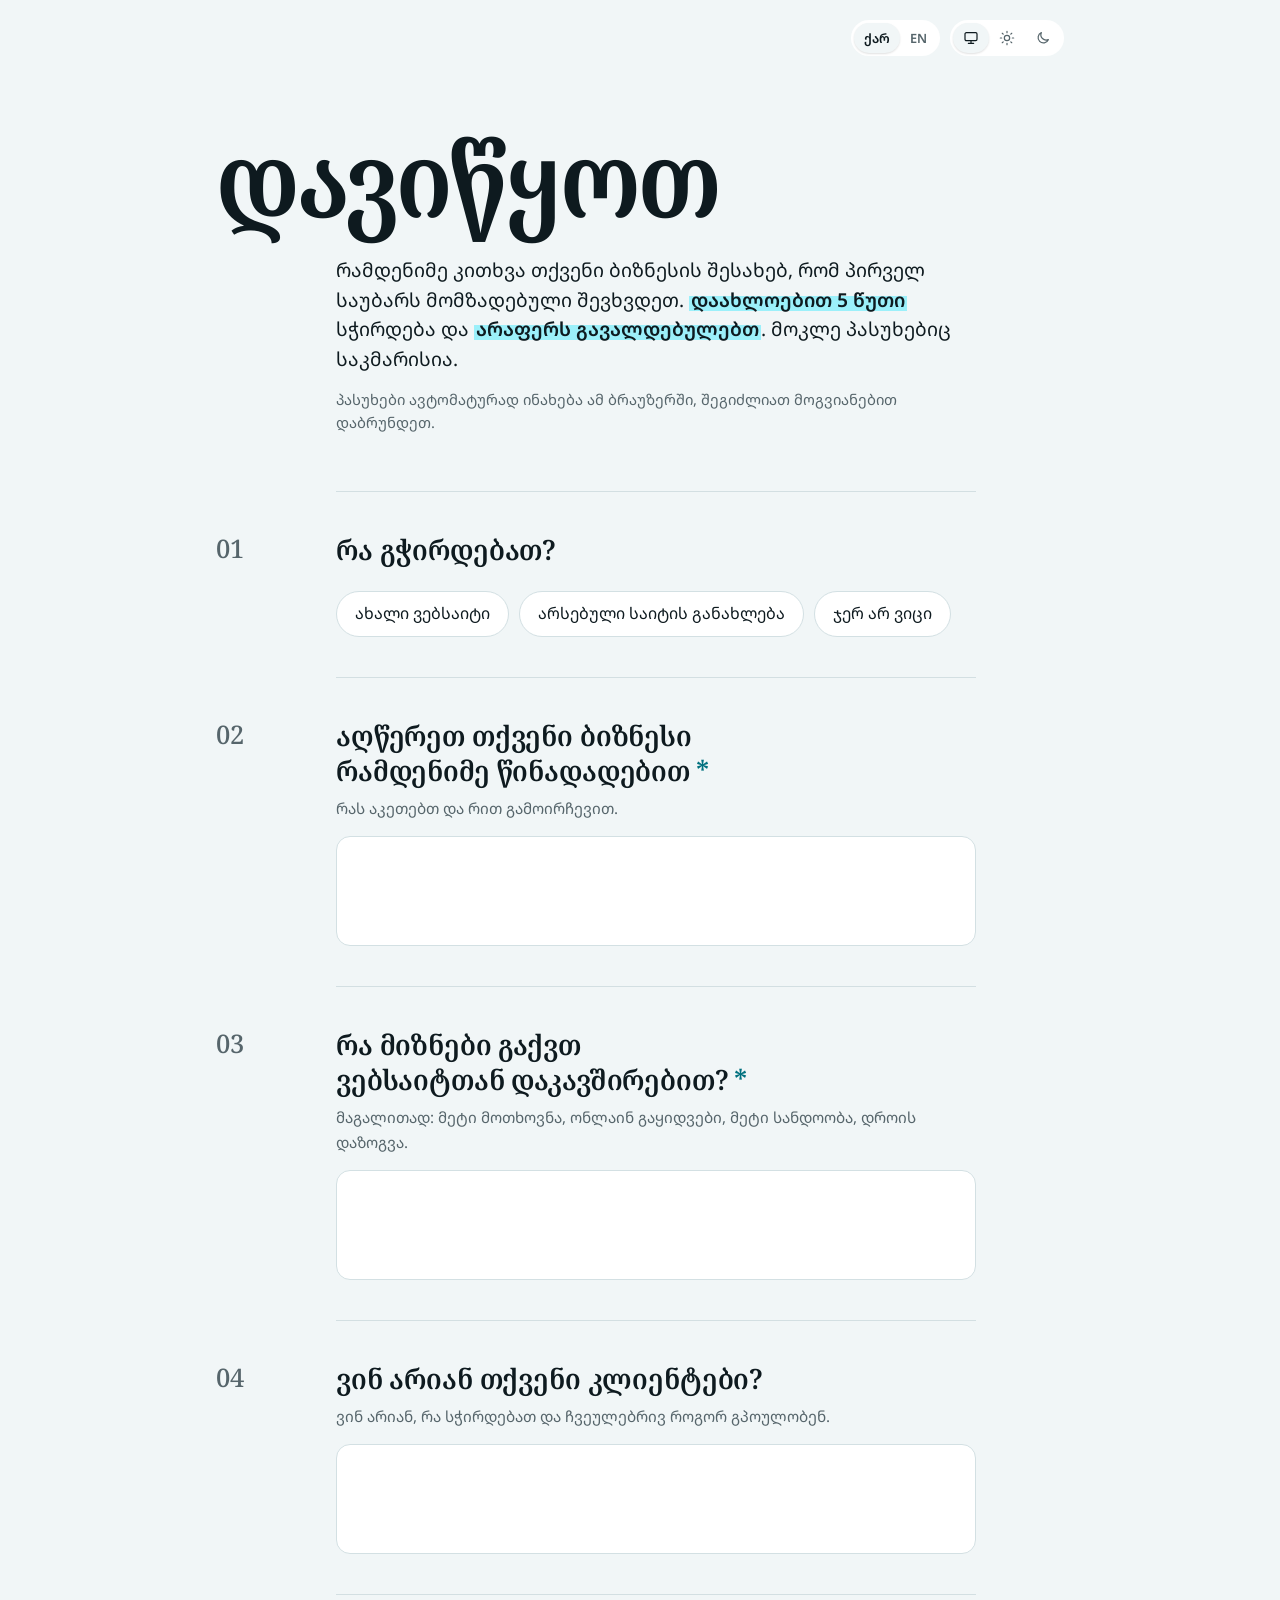
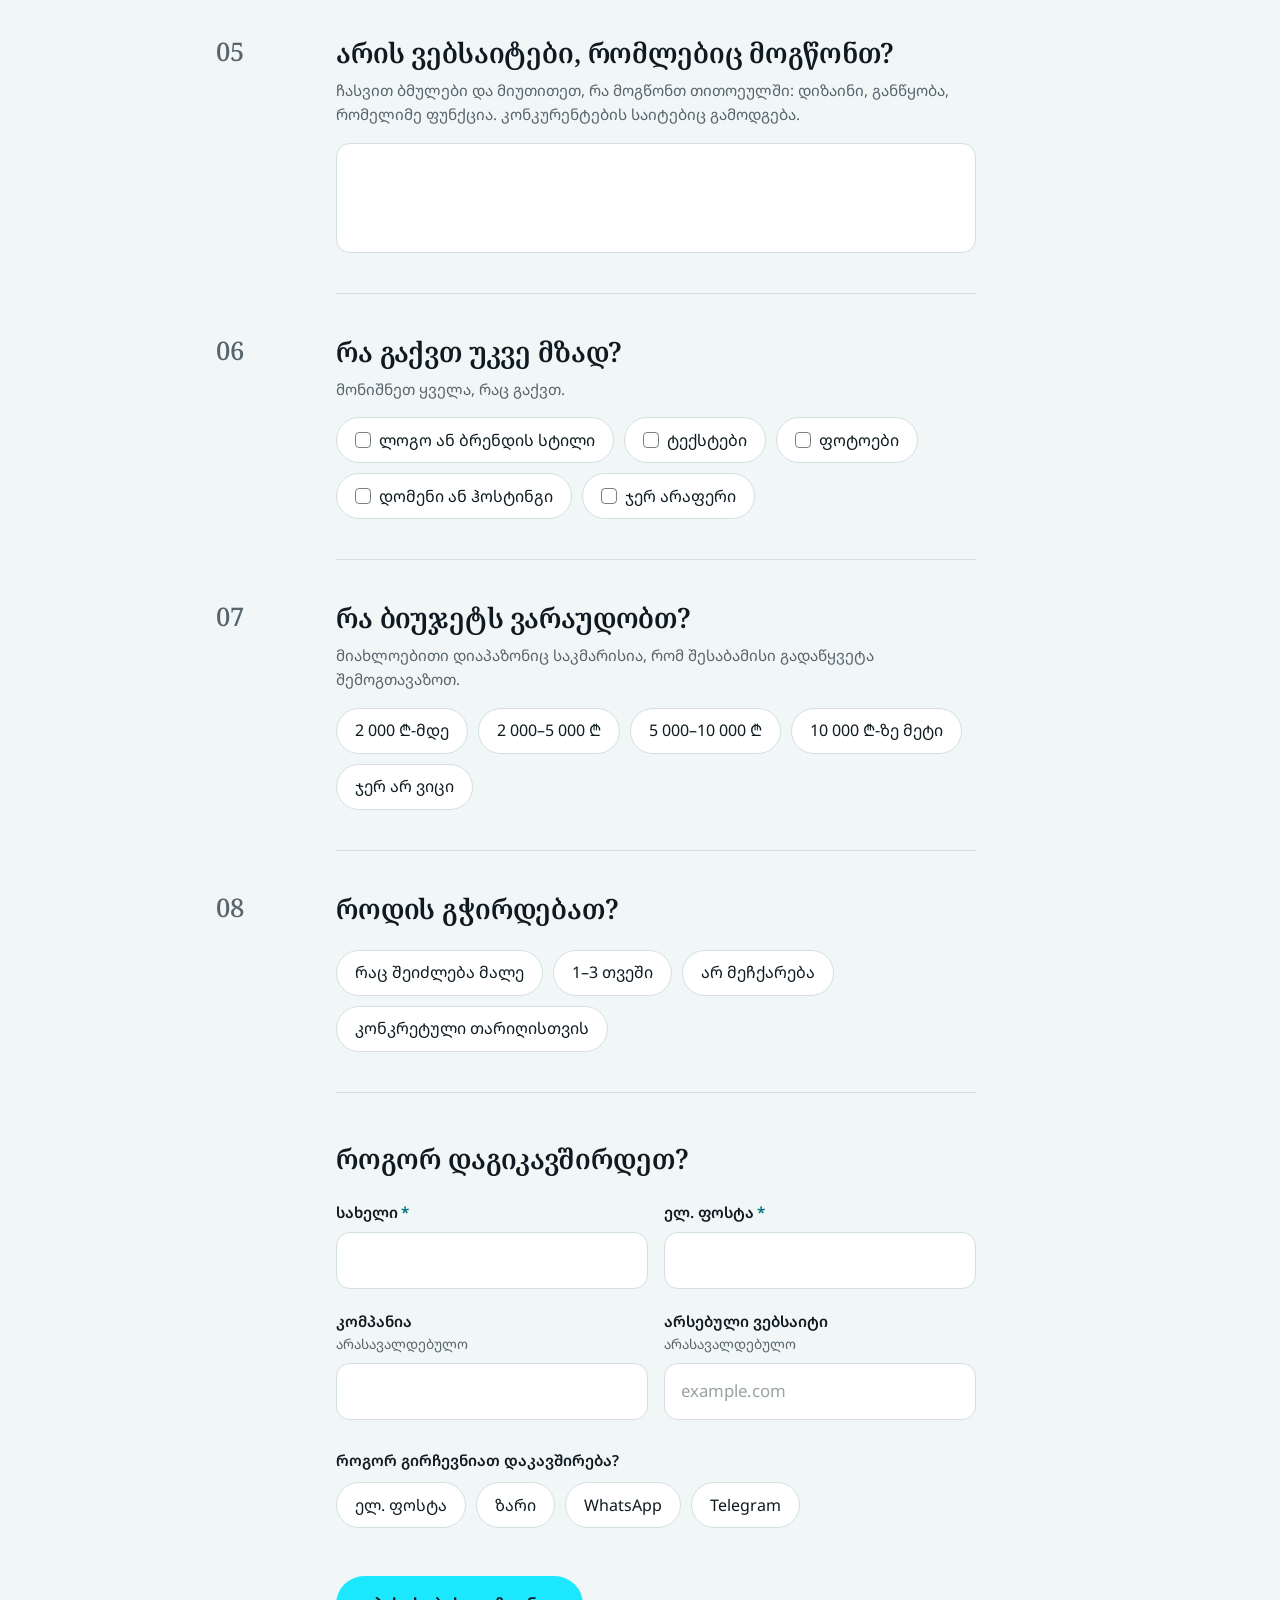
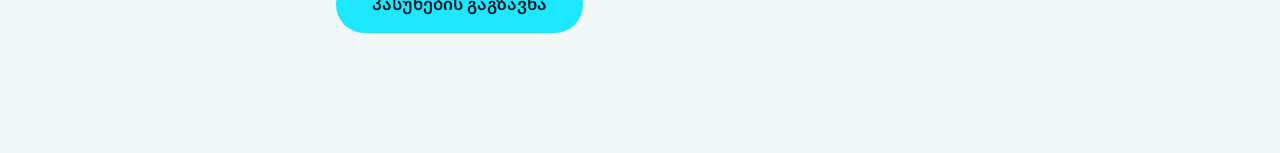
<file: index.html>
<!doctype html>
<html lang="ka">
<head>
  <meta charset="utf-8">
  <meta name="viewport" content="width=device-width, initial-scale=1, viewport-fit=cover">
  <meta name="theme-color" content="#f1f6f7" media="(prefers-color-scheme: light)">
  <meta name="theme-color" content="#141618" media="(prefers-color-scheme: dark)">
  <title>დავიწყოთ</title>
  <meta name="description" content="რამდენიმე კითხვა თქვენი ბიზნესის შესახებ / A few questions about your business.">
  <!-- Before first paint: pick language (?lang=en, then saved choice, else Georgian)
       and theme (saved choice, else follow the system) -->
  <script>
    (function () {
      var root = document.documentElement, lang, theme;
      lang = new URLSearchParams(location.search).get('lang');
      try {
        if (lang !== 'ka' && lang !== 'en') lang = localStorage.getItem('first-contact-lang');
        theme = localStorage.getItem('first-contact-theme');
      } catch (e) {}
      if (lang === 'en') root.lang = 'en';
      if (theme === 'light' || theme === 'dark') root.setAttribute('data-theme', theme);
    })();
  </script>
  <link rel="preconnect" href="https://fonts.googleapis.com">
  <link rel="preconnect" href="https://fonts.gstatic.com" crossorigin>
  <link rel="stylesheet" href="https://fonts.googleapis.com/css2?family=Noto+Sans+Georgian:wght@400..700&family=Noto+Serif+Georgian:wdth,wght@62.5..100,400..700&family=Montserrat:wght@400..700&family=Montserrat+Alternates:wght@500;600;700&display=swap">
  <link rel="stylesheet" href="styles.css">
</head>
<body>
  <div class="progress" aria-hidden="true"><div class="progress-fill" id="progress-fill"></div></div>

  <header class="topbar">
    <div class="switch" role="group" aria-label="ენა / Language">
      <button type="button" data-set-lang="ka" lang="ka">ქარ</button>
      <button type="button" data-set-lang="en" lang="en">EN</button>
    </div>
    <div class="switch" role="group" id="theme-switch" aria-label="თემა / Theme">
      <button type="button" data-set-theme="system" aria-label="სისტემური">
        <svg viewBox="0 0 24 24" aria-hidden="true"><rect x="3" y="4" width="18" height="12" rx="2"/><path d="M8 20h8M12 16v4"/></svg>
      </button>
      <button type="button" data-set-theme="light" aria-label="ნათელი">
        <svg viewBox="0 0 24 24" aria-hidden="true"><circle cx="12" cy="12" r="4"/><path d="M12 2v2M12 20v2M4.9 4.9l1.4 1.4M17.7 17.7l1.4 1.4M2 12h2M20 12h2M4.9 19.1l1.4-1.4M17.7 6.3l1.4-1.4"/></svg>
      </button>
      <button type="button" data-set-theme="dark" aria-label="მუქი">
        <svg viewBox="0 0 24 24" aria-hidden="true"><path d="M20 14.5A8 8 0 0 1 9.5 4a8 8 0 1 0 10.5 10.5z"/></svg>
      </button>
    </div>
  </header>

  <main class="page">
    <header class="intro">
      <h1><span lang="ka">დავიწყოთ</span><span lang="en">Let's get started</span></h1>
      <p class="lede">
        <span lang="ka">რამდენიმე კითხვა თქვენი ბიზნესის შესახებ, რომ პირველ საუბარს მომზადებული შევხვდეთ. <mark>დაახლოებით 5 წუთი</mark> სჭირდება და <mark>არაფერს გავალდებულებთ</mark>. მოკლე პასუხებიც საკმარისია.</span>
        <span lang="en">A few questions about your business so we can come prepared to our first conversation. It takes <mark>about 5 minutes</mark> and <mark>nothing here is binding</mark>. Short answers are fine.</span>
      </p>
      <p class="note">
        <span lang="ka">პასუხები ავტომატურად ინახება ამ ბრაუზერში, შეგიძლიათ მოგვიანებით დაბრუნდეთ.</span>
        <span lang="en">Your answers are saved in this browser as you type, so you can come back later.</span>
      </p>
    </header>

    <form id="contact-form" class="form" name="first-contact" method="POST" action="/thanks.html"
          data-netlify="true" netlify-honeypot="bot-field" novalidate>
      <input type="hidden" name="form-name" value="first-contact">
      <input type="hidden" name="language" id="language-field" value="ka">
      <p class="hp" aria-hidden="true">
        <label>Don't fill this out: <input name="bot-field" tabindex="-1" autocomplete="off"></label>
      </p>

      <!-- ===== Questions =====
           Text question: copy a <li class="question"> with a <textarea>.
           Choice question: copy one with a <fieldset>. Each option's `value` is the
           Georgian text and `data-en` the English text; the one matching the page
           language is what gets submitted. `data-key` is a language-independent id.
           Write all visible text in both <span lang="ka"> and <span lang="en">.
           Numbering is automatic. -->
      <ol class="questions">
        <li class="question">
          <fieldset>
            <legend><span lang="ka">რა გჭირდებათ?</span><span lang="en">What do you need?</span></legend>
            <div class="choices">
              <label class="choice"><input type="radio" name="project-type" data-key="new" value="ახალი ვებსაიტი" data-en="A new website"><span class="chip"><span lang="ka">ახალი ვებსაიტი</span><span lang="en">A new website</span></span></label>
              <label class="choice"><input type="radio" name="project-type" data-key="redesign" value="არსებული საიტის განახლება" data-en="A redesign of my current site"><span class="chip"><span lang="ka">არსებული საიტის განახლება</span><span lang="en">A redesign of my current site</span></span></label>
              <label class="choice"><input type="radio" name="project-type" data-key="unsure" value="ჯერ არ ვიცი" data-en="Not sure yet"><span class="chip"><span lang="ka">ჯერ არ ვიცი</span><span lang="en">Not sure yet</span></span></label>
            </div>
          </fieldset>
        </li>

        <li class="question">
          <label for="business"><span lang="ka">აღწერეთ თქვენი ბიზნესი რამდენიმე წინადადებით</span><span lang="en">Describe your business in a couple of sentences</span><span class="req" aria-hidden="true">*</span></label>
          <p class="hint" id="business-hint"><span lang="ka">რას აკეთებთ და რით გამოირჩევით.</span><span lang="en">What you do, and what makes you different.</span></p>
          <textarea autocapitalize="sentences" id="business" name="business" rows="3" required aria-describedby="business-hint business-error"></textarea>
          <p class="error" id="business-error" aria-live="polite"></p>
        </li>

        <li class="question">
          <label for="goals"><span lang="ka">რა მიზნები გაქვთ ვებსაიტთან დაკავშირებით?</span><span lang="en">What are your goals with the website?</span><span class="req" aria-hidden="true">*</span></label>
          <p class="hint" id="goals-hint"><span lang="ka">მაგალითად: მეტი მოთხოვნა, ონლაინ გაყიდვები, მეტი სანდოობა, დროის დაზოგვა.</span><span lang="en">For example: more enquiries, selling online, looking more credible, saving time.</span></p>
          <textarea autocapitalize="sentences" id="goals" name="goals" rows="3" required aria-describedby="goals-hint goals-error"></textarea>
          <p class="error" id="goals-error" aria-live="polite"></p>
        </li>

        <li class="question">
          <label for="clients"><span lang="ka">ვინ არიან თქვენი კლიენტები?</span><span lang="en">Who are your clients?</span></label>
          <p class="hint" id="clients-hint"><span lang="ka">ვინ არიან, რა სჭირდებათ და ჩვეულებრივ როგორ გპოულობენ.</span><span lang="en">Who they are, what they need, how they usually find you.</span></p>
          <textarea autocapitalize="sentences" id="clients" name="clients" rows="3" aria-describedby="clients-hint"></textarea>
        </li>

        <li class="question">
          <label for="liked-websites"><span lang="ka">არის ვებსაიტები, რომლებიც მოგწონთ?</span><span lang="en">Do you have websites that you like?</span></label>
          <p class="hint" id="liked-websites-hint"><span lang="ka">ჩასვით ბმულები და მიუთითეთ, რა მოგწონთ თითოეულში: დიზაინი, განწყობა, რომელიმე ფუნქცია. კონკურენტების საიტებიც გამოდგება.</span><span lang="en">Paste links and say what you like about each one: the look, the feel, a feature. Competitors’ sites count too.</span></p>
          <textarea autocapitalize="sentences" id="liked-websites" name="liked-websites" rows="3" aria-describedby="liked-websites-hint"></textarea>
        </li>

        <li class="question">
          <fieldset aria-describedby="assets-hint">
            <legend><span lang="ka">რა გაქვთ უკვე მზად?</span><span lang="en">What do you already have?</span></legend>
            <p class="hint" id="assets-hint"><span lang="ka">მონიშნეთ ყველა, რაც გაქვთ.</span><span lang="en">Select all that apply.</span></p>
            <div class="choices">
              <label class="choice"><input type="checkbox" name="assets" data-key="brand" value="ლოგო ან ბრენდის სტილი" data-en="Logo or brand style"><span class="chip"><span lang="ka">ლოგო ან ბრენდის სტილი</span><span lang="en">Logo or brand style</span></span></label>
              <label class="choice"><input type="checkbox" name="assets" data-key="text" value="ტექსტები" data-en="Written text"><span class="chip"><span lang="ka">ტექსტები</span><span lang="en">Written text</span></span></label>
              <label class="choice"><input type="checkbox" name="assets" data-key="photos" value="ფოტოები" data-en="Photos"><span class="chip"><span lang="ka">ფოტოები</span><span lang="en">Photos</span></span></label>
              <label class="choice"><input type="checkbox" name="assets" data-key="domain" value="დომენი ან ჰოსტინგი" data-en="Domain or hosting"><span class="chip"><span lang="ka">დომენი ან ჰოსტინგი</span><span lang="en">Domain or hosting</span></span></label>
              <!-- data-exclusive: ticking it clears the others, and ticking another clears it -->
              <label class="choice"><input type="checkbox" name="assets" data-key="nothing" data-exclusive value="ჯერ არაფერი" data-en="Nothing yet"><span class="chip"><span lang="ka">ჯერ არაფერი</span><span lang="en">Nothing yet</span></span></label>
            </div>
          </fieldset>
        </li>

        <li class="question">
          <!-- Georgian visitors see GEL ranges, English visitors (usually international) see USD -->
          <fieldset aria-describedby="budget-hint">
            <legend><span lang="ka">რა ბიუჯეტს ვარაუდობთ?</span><span lang="en">What budget do you have in mind?</span></legend>
            <p class="hint" id="budget-hint"><span lang="ka">მიახლოებითი დიაპაზონიც საკმარისია, რომ შესაბამისი გადაწყვეტა შემოგთავაზოთ.</span><span lang="en">A rough range is enough. It helps us suggest something that fits.</span></p>
            <div class="choices">
              <label class="choice"><input type="radio" name="budget" data-key="1" value="2 000 ₾-მდე" data-en="Under $2,000"><span class="chip"><span lang="ka">2 000 ₾-მდე</span><span lang="en">Under $2,000</span></span></label>
              <label class="choice"><input type="radio" name="budget" data-key="2" value="2 000–5 000 ₾" data-en="$2,000–5,000"><span class="chip"><span lang="ka">2 000–5 000 ₾</span><span lang="en">$2,000–5,000</span></span></label>
              <label class="choice"><input type="radio" name="budget" data-key="3" value="5 000–10 000 ₾" data-en="$5,000–10,000"><span class="chip"><span lang="ka">5 000–10 000 ₾</span><span lang="en">$5,000–10,000</span></span></label>
              <label class="choice"><input type="radio" name="budget" data-key="4" value="10 000 ₾-ზე მეტი" data-en="Over $10,000"><span class="chip"><span lang="ka">10 000 ₾-ზე მეტი</span><span lang="en">Over $10,000</span></span></label>
              <label class="choice"><input type="radio" name="budget" data-key="unsure" value="ჯერ არ ვიცი" data-en="Not sure yet"><span class="chip"><span lang="ka">ჯერ არ ვიცი</span><span lang="en">Not sure yet</span></span></label>
            </div>
          </fieldset>
        </li>

        <li class="question">
          <fieldset>
            <legend><span lang="ka">როდის გჭირდებათ?</span><span lang="en">When do you need it?</span></legend>
            <div class="choices">
              <label class="choice"><input type="radio" name="timeline" data-key="asap" value="რაც შეიძლება მალე" data-en="As soon as possible"><span class="chip"><span lang="ka">რაც შეიძლება მალე</span><span lang="en">As soon as possible</span></span></label>
              <label class="choice"><input type="radio" name="timeline" data-key="months" value="1–3 თვეში" data-en="In 1–3 months"><span class="chip"><span lang="ka">1–3 თვეში</span><span lang="en">In 1–3 months</span></span></label>
              <label class="choice"><input type="radio" name="timeline" data-key="no-rush" value="არ მეჩქარება" data-en="No rush"><span class="chip"><span lang="ka">არ მეჩქარება</span><span lang="en">No rush</span></span></label>
              <label class="choice"><input type="radio" name="timeline" data-key="date" value="კონკრეტული თარიღისთვის" data-en="By a specific date"><span class="chip"><span lang="ka">კონკრეტული თარიღისთვის</span><span lang="en">By a specific date</span></span></label>
            </div>
            <!-- Shown only when "By a specific date" is picked -->
            <div class="field reveal" data-reveal="timeline" data-reveal-keys="date" hidden>
              <label for="deadline"><span lang="ka">რომელი თარიღი და რა ხდება მაშინ?</span><span lang="en">Which date, and what’s happening then?</span></label>
              <input id="deadline" name="deadline" type="text" autocapitalize="sentences" enterkeyhint="done" disabled>
            </div>
          </fieldset>
        </li>
      </ol>

      <!-- ===== Contact details ===== -->
      <section class="contact" aria-labelledby="contact-title">
        <h2 id="contact-title"><span lang="ka">როგორ დაგიკავშირდეთ?</span><span lang="en">How can we reach you?</span></h2>

        <div class="grid">
          <div class="field">
            <label for="name"><span lang="ka">სახელი</span><span lang="en">Name</span><span class="req" aria-hidden="true">*</span></label>
            <input id="name" name="name" type="text" autocomplete="name" autocapitalize="words" enterkeyhint="next" required aria-describedby="name-error">
            <p class="error" id="name-error" aria-live="polite"></p>
          </div>

          <div class="field">
            <label for="email"><span lang="ka">ელ. ფოსტა</span><span lang="en">Email</span><span class="req" aria-hidden="true">*</span></label>
            <input id="email" name="email" type="email" autocomplete="email" autocapitalize="off" autocorrect="off" spellcheck="false" enterkeyhint="next" required aria-describedby="email-error">
            <p class="error" id="email-error" aria-live="polite"></p>
          </div>

          <div class="field">
            <label for="company"><span lang="ka">კომპანია</span><span lang="en">Company</span> <span class="opt"><span lang="ka">არასავალდებულო</span><span lang="en">optional</span></span></label>
            <input id="company" name="company" type="text" autocomplete="organization" enterkeyhint="next">
          </div>

          <div class="field">
            <label for="current-website"><span lang="ka">არსებული ვებსაიტი</span><span lang="en">Current website</span> <span class="opt"><span lang="ka">არასავალდებულო</span><span lang="en">optional</span></span></label>
            <input id="current-website" name="current-website" type="text" inputmode="url" autocapitalize="off" autocorrect="off" spellcheck="false" enterkeyhint="done" placeholder="example.com">
          </div>
        </div>

        <fieldset class="contact-method">
          <legend><span lang="ka">როგორ გირჩევნიათ დაკავშირება?</span><span lang="en">What’s the best way to reach you?</span></legend>
          <div class="choices">
            <label class="choice"><input type="radio" name="contact-method" data-key="email" value="ელ. ფოსტა" data-en="Email"><span class="chip"><span lang="ka">ელ. ფოსტა</span><span lang="en">Email</span></span></label>
            <label class="choice"><input type="radio" name="contact-method" data-key="call" value="ზარი" data-en="Phone call"><span class="chip"><span lang="ka">ზარი</span><span lang="en">Phone call</span></span></label>
            <label class="choice"><input type="radio" name="contact-method" data-key="whatsapp" value="WhatsApp" data-en="WhatsApp"><span class="chip">WhatsApp</span></label>
            <label class="choice"><input type="radio" name="contact-method" data-key="telegram" value="Telegram" data-en="Telegram"><span class="chip">Telegram</span></label>
          </div>
          <!-- Shown, and required, only when a phone-based option is picked -->
          <div class="field reveal" data-reveal="contact-method" data-reveal-keys="call whatsapp telegram" hidden>
            <label for="phone"><span lang="ka">ტელეფონის ნომერი</span><span lang="en">Phone number</span><span class="req" aria-hidden="true">*</span></label>
            <input id="phone" name="phone" type="tel" autocomplete="tel" enterkeyhint="done" required disabled aria-describedby="phone-error">
            <p class="error" id="phone-error" aria-live="polite"></p>
          </div>
        </fieldset>
      </section>

      <div class="actions">
        <button type="submit" class="submit"><span lang="ka">პასუხების გაგზავნა</span><span lang="en">Send answers</span></button>
        <p class="form-status" id="form-status" role="status" aria-live="polite"></p>
      </div>
    </form>

    <section id="success" class="success" hidden tabindex="-1">
      <h2><span lang="ka">გმადლობთ!</span><span lang="en">Thank you!</span></h2>
      <p>
        <span lang="ka">პასუხები გაიგზავნა. გავეცნობი და მალე დაგიკავშირდებით.</span>
        <span lang="en">Your answers are on their way. I'll read them and get back to you soon.</span>
      </p>
    </section>
  </main>

  <script src="script.js" defer></script>
</body>
</html>
</file>
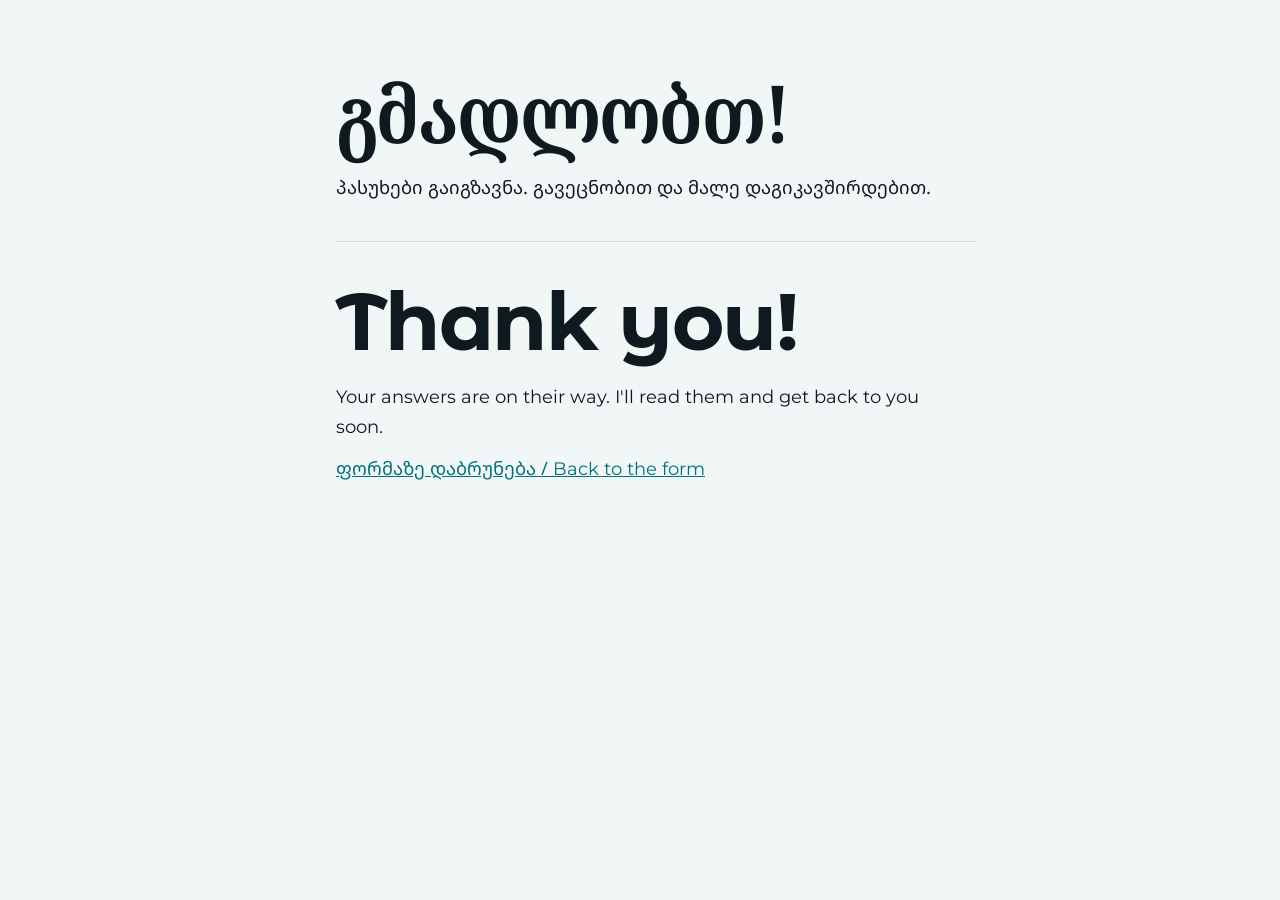
<file: thanks.html>
<!doctype html>
<html lang="ka">

<head>
  <meta charset="utf-8">
  <meta name="viewport" content="width=device-width, initial-scale=1">
  <title>გმადლობთ / Thank You</title>
  <script>
    try {
      var theme = localStorage.getItem('first-contact-theme');
      if (theme === 'light' || theme === 'dark') document.documentElement.setAttribute('data-theme', theme);
    } catch (e) { }
  </script>
  <link rel="preconnect" href="https://fonts.googleapis.com">
  <link rel="preconnect" href="https://fonts.gstatic.com" crossorigin>
  <link rel="stylesheet"
    href="https://fonts.googleapis.com/css2?family=Noto+Sans+Georgian:wght@400..700&family=Noto+Serif+Georgian:wdth,wght@62.5..100,400..700&family=Montserrat:wght@400..700&family=Montserrat+Alternates:wght@500;600;700&display=swap">
  <link rel="stylesheet" href="styles.css">
</head>

<body>
  <!-- Shown when JavaScript is off, so both languages are always visible here -->
  <main class="page show-all-langs">
    <section class="success">
      <h2 lang="ka">გმადლობთ!</h2>
      <p lang="ka">პასუხები გაიგზავნა. გავეცნობით და მალე დაგიკავშირდებით.</p>
      <hr>
      <h2 lang="en">Thank you!</h2>
      <p lang="en">Your answers are on their way. I'll read them and get back to you soon.</p>
      <p><a href="/"><span lang="ka">ფორმაზე დაბრუნება</span> / <span lang="en">Back to the form</span></a></p>
    </section>
  </main>
</body>

</html>
</file>
<file: styles.css>
/* ---------- Tokens ---------- */
:root {
  --paper: #f1f6f7;
  --field: #ffffff;
  --field-focus: #ffffff;
  --field-border: #d3e0e3;
  --ink: #0e1a1f;
  --muted: #56656b;
  --rule: #d3dfe2;
  /* Bright cyan for fills (button, progress, highlight, focus glow).
     It's too light for text on a light background, so text, borders
     and outlines use --accent-text, a darker cyan. */
  --accent: #1be7ff;
  --accent-text: #00717f;
  --accent-ink: #0e1a1f;
  --accent-soft: rgba(27, 231, 255, 0.3);
  --highlight: rgba(27, 231, 255, 0.4);
  --error: #a3261b;

  --serif: "Noto Serif Georgian", Georgia, serif;
  --sans: "Noto Sans Georgian", system-ui, -apple-system, "Segoe UI", Roboto, sans-serif;
  color-scheme: light;
}

@media (prefers-color-scheme: dark) {
  :root:not([data-theme="light"]) {
    --paper: #141618;
    --field: #1d2023;
    --field-focus: #22262a;
    --field-border: transparent;
    --highlight: rgba(27, 231, 255, 0.24);
    --ink: #e7e8e4;
    --muted: #9aa1a6;
    --rule: #30353a;
    --accent: #1be7ff;
    --accent-text: #1be7ff;
    --accent-ink: #06262b;
    --accent-soft: rgba(27, 231, 255, 0.22);
    --error: #ff9a8f;
    color-scheme: dark;
  }
}
:root[data-theme="dark"] {
  --paper: #141618;
  --field: #1d2023;
  --field-focus: #22262a;
  --field-border: transparent;
  --highlight: rgba(27, 231, 255, 0.24);
  --ink: #e7e8e4;
  --muted: #9aa1a6;
  --rule: #30353a;
  --accent: #1be7ff;
  --accent-text: #1be7ff;
  --accent-ink: #06262b;
  --accent-soft: rgba(27, 231, 255, 0.22);
  --error: #ff9a8f;
  color-scheme: dark;
}

/* ---------- Base ---------- */
*, *::before, *::after { box-sizing: border-box; }

html {
  -webkit-text-size-adjust: 100%;
  text-size-adjust: 100%;
}

body {
  margin: 0;
  -webkit-tap-highlight-color: transparent;
  background: var(--paper);
  color: var(--ink);
  font: 400 17px/1.6 var(--sans);
  -webkit-font-smoothing: antialiased;
  transition: background-color 0.2s, color 0.2s;
}

::selection { background: var(--accent-soft); }

/* ---------- Languages ----------
   Every text exists twice: <span lang="ka"> and <span lang="en">.
   The <html lang> attribute decides which one is shown. */
html[lang="ka"] [lang="en"]:not([data-set-lang]):not(.show-all-langs *),
html[lang="en"] [lang="ka"]:not([data-set-lang]):not(.show-all-langs *) {
  display: none;
}

/* English: Montserrat Alternates for titles, Montserrat for everything else
   (Montserrat has no Georgian letters, so Georgian keeps the Noto fonts) */
html[lang="en"],
[lang="en"]:not(html):not([data-set-lang]) {
  --serif: "Montserrat Alternates", "Montserrat", system-ui, -apple-system, "Segoe UI", Roboto, sans-serif;
  --sans: "Montserrat", system-ui, -apple-system, "Segoe UI", Roboto, sans-serif;
}
/* thanks.html shows both languages at once */
p[lang="en"], a > [lang="en"] { font-family: var(--sans); }

/* ---------- Progress ---------- */
.progress {
  position: fixed;
  inset: 0 0 auto 0;
  height: 3px;
  z-index: 10;
}
.progress-fill {
  height: 100%;
  width: 0;
  background: var(--accent);
  transition: width 0.5s cubic-bezier(0.22, 1, 0.36, 1);
}

/* ---------- Top bar ---------- */
.topbar {
  display: flex;
  justify-content: flex-end;
  gap: 10px;
  max-width: 880px;
  margin: 0 auto;
  padding: 20px max(16px, env(safe-area-inset-right)) 0 max(16px, env(safe-area-inset-left));
}
.switch {
  display: inline-flex;
  padding: 3px;
  border-radius: 999px;
  background: var(--field);
}
.switch button {
  display: inline-grid;
  place-items: center;
  min-width: 36px;
  height: 30px;
  padding: 0 10px;
  font: 600 0.8rem/1 var(--sans);
  color: var(--muted);
  background: transparent;
  border: 0;
  border-radius: 999px;
  cursor: pointer;
  transition: color 0.15s, background-color 0.15s;
}
@media (hover: hover) {
  .switch button:hover { color: var(--ink); }
}
.switch button[aria-pressed="true"] {
  color: var(--ink);
  background: var(--paper);
  box-shadow: 0 1px 2px rgba(0, 0, 0, 0.12);
}
.switch svg {
  width: 16px;
  height: 16px;
  fill: none;
  stroke: currentColor;
  stroke-width: 1.8;
  stroke-linecap: round;
  stroke-linejoin: round;
}

/* ---------- Page ---------- */
.page {
  max-width: 880px;
  margin: 0 auto;
  padding: 0 max(16px, env(safe-area-inset-right)) calc(120px + env(safe-area-inset-bottom)) max(16px, env(safe-area-inset-left));
  /* Content column with a left gutter for the question numbers */
  --gutter: 120px;
}
.intro,
.form,
.success {
  padding-left: var(--gutter);
  max-width: calc(640px + var(--gutter));
}

/* ---------- Intro ---------- */
.intro { padding-top: 72px; padding-bottom: 56px; }

.intro h1 {
  font-family: var(--serif);
  font-weight: 650;
  font-stretch: 80%;
  font-variation-settings: "wdth" 80;
  font-size: clamp(3rem, 11vw, 6.5rem);
  line-height: 0.95;
  letter-spacing: -0.02em;
  margin: 0 0 28px;
  /* Pull the headline into the gutter so it anchors the whole column */
  margin-left: calc(var(--gutter) * -1);
}
.lede {
  font-size: 1.2rem;
  line-height: 1.55;
  margin: 0 0 14px;
  max-width: 36em;
}
/* The two facts that make starting easy: how long it takes, and no commitment */
.lede mark {
  color: var(--ink);
  font-weight: 600;
  background: linear-gradient(transparent 38%, var(--highlight) 38%, var(--highlight) 94%, transparent 94%);
  padding: 0 0.1em;
  -webkit-box-decoration-break: clone;
  box-decoration-break: clone;
}
.note { margin: 0; color: var(--muted); font-size: 0.92rem; }

/* ---------- Questions ---------- */
.questions {
  list-style: none;
  margin: 0;
  padding: 0;
  counter-reset: q;
}
.question,
.field {
  scroll-margin-top: 16px;
}
.question {
  counter-increment: q;
  position: relative;
  padding: 40px 0;
  border-top: 1px solid var(--rule);
}
.question::before {
  content: counter(q, decimal-leading-zero);
  position: absolute;
  left: calc(var(--gutter) * -1);
  top: 40px;
  font: 500 1.6rem/1.3 var(--serif);
  font-variant-numeric: tabular-nums;
  color: var(--muted);
  transition: color 0.2s;
}
.question:focus-within::before,
.question.is-answered::before { color: var(--accent-text); }

.question > label,
.question legend {
  display: block;
  font-family: var(--serif);
  font-weight: 600;
  font-variation-settings: "wdth" 90;
  font-size: clamp(1.35rem, 3.2vw, 1.75rem);
  line-height: 1.25;
  letter-spacing: -0.005em;
  margin-bottom: 8px;
  text-wrap: balance;
}

.hint {
  margin: 0 0 16px;
  color: var(--muted);
  font-size: 0.95rem;
}

.req {
  color: var(--accent-text);
  margin-left: 0.2em;
}

fieldset {
  border: 0;
  margin: 0;
  padding: 0;
  min-width: 0;
}
legend { padding: 0; }

/* ---------- Choice chips (radio = pick one, checkbox = pick any) ---------- */
.choices {
  display: flex;
  flex-wrap: wrap;
  gap: 10px;
}
.question legend + .choices { margin-top: 16px; }
.choice {
  position: relative;
  display: inline-flex;
  cursor: pointer;
}
/* The real input stays in place (and focusable) but invisible; the chip shows its state */
.choice input {
  position: absolute;
  inset: 0;
  width: 100%;
  height: 100%;
  margin: 0;
  padding: 0;
  opacity: 0;
  cursor: pointer;
}
.chip {
  display: inline-flex;
  align-items: center;
  gap: 8px;
  min-height: 46px;
  padding: 10px 18px;
  border: 1.5px solid var(--field-border);
  border-radius: 999px;
  background: var(--field);
  font-size: 1rem;
  line-height: 1.3;
  transition: background-color 0.15s, border-color 0.15s, color 0.15s;
}
/* Checkboxes get a small box, so "pick any" reads differently from "pick one" */
.choice input[type="checkbox"] + .chip::before {
  content: "";
  flex: none;
  display: inline-grid;
  place-items: center;
  width: 16px;
  height: 16px;
  border: 1.5px solid currentColor;
  border-radius: 4px;
  font-size: 12px;
  font-weight: 700;
  line-height: 1;
  opacity: 0.55;
}
.choice input[type="checkbox"]:checked + .chip::before {
  content: "✓";
  opacity: 1;
}
@media (hover: hover) {
  .choice:hover .chip { border-color: var(--muted); }
}
.choice input:checked + .chip {
  background: var(--accent);
  border-color: var(--accent);
  color: var(--accent-ink);
}
.choice input:focus-visible + .chip {
  outline: 2px solid var(--accent-text);
  outline-offset: 3px;
}

.reveal { margin-top: 20px; }
.contact-method { margin-top: 28px; }
.contact-method legend {
  font-weight: 600;
  font-size: 0.95rem;
  margin-bottom: 10px;
}

/* ---------- Inputs ---------- */
input,
textarea {
  display: block;
  width: 100%;
  font: inherit;
  font-size: 1.05rem; /* ≥16px, so iOS doesn't zoom */
  color: var(--ink);
  background: var(--field);
  border: 1.5px solid var(--field-border);
  border-radius: 14px;
  padding: 14px 16px;
  transition: background-color 0.15s, border-color 0.15s, box-shadow 0.15s;
}
textarea {
  resize: none;
  min-height: 110px;
  line-height: 1.55;
  overflow: hidden;
}
input::placeholder,
textarea::placeholder { color: var(--muted); opacity: 0.6; }

@media (hover: hover) {
  input:hover,
  textarea:hover { border-color: var(--muted); }
}

input:focus,
textarea:focus {
  outline: none;
  background: var(--field-focus);
  border-color: var(--accent-text);
  box-shadow: 0 0 0 4px var(--accent-soft);
}

[aria-invalid="true"],
[aria-invalid="true"]:hover { border-color: var(--error); }

.error {
  margin: 8px 0 0;
  color: var(--error);
  font-size: 0.9rem;
}
.error:empty { display: none; }

/* Honeypot: hidden from people, visible to bots */
.hp {
  position: absolute;
  left: -9999px;
  width: 1px;
  height: 1px;
  overflow: hidden;
}

/* ---------- Contact ---------- */
.contact {
  padding: 48px 0 8px;
  border-top: 1px solid var(--rule);
}
.contact h2 {
  font-family: var(--serif);
  font-weight: 600;
  font-variation-settings: "wdth" 90;
  font-size: clamp(1.35rem, 3.2vw, 1.75rem);
  line-height: 1.25;
  margin: 0 0 24px;
}
.grid {
  display: grid;
  grid-template-columns: 1fr 1fr;
  gap: 20px 16px;
}
.field label {
  display: block;
  font-weight: 600;
  font-size: 0.95rem;
  margin-bottom: 8px;
}
.opt {
  display: block;
  font-weight: 400;
  font-size: 0.85rem;
  color: var(--muted);
}

/* ---------- Actions ---------- */
.actions {
  display: flex;
  align-items: center;
  gap: 20px;
  flex-wrap: wrap;
  margin-top: 40px;
}
.submit {
  font: 600 1.05rem/1 var(--sans);
  color: var(--accent-ink);
  background: var(--accent);
  border: 0;
  border-radius: 999px;
  padding: 20px 36px;
  cursor: pointer;
  transition: transform 0.15s, box-shadow 0.15s, opacity 0.15s;
}
@media (hover: hover) {
  .submit:hover { box-shadow: 0 8px 24px -8px var(--accent); transform: translateY(-1px); }
}
.submit:active { transform: scale(0.98); box-shadow: none; }
.submit:disabled { opacity: 0.6; cursor: progress; transform: none; box-shadow: none; }

.form-status { margin: 0; color: var(--muted); font-size: 0.95rem; }
.form-status.is-error { color: var(--error); }

/* ---------- Focus (keyboard) ---------- */
.switch button:focus-visible,
.submit:focus-visible,
a:focus-visible {
  outline: 2px solid var(--accent-text);
  outline-offset: 3px;
}

/* ---------- Success ---------- */
.success { padding-top: 72px; }
.success:focus { outline: none; }
.success h2 {
  font-family: var(--serif);
  font-weight: 650;
  font-variation-settings: "wdth" 80;
  font-size: clamp(2.6rem, 9vw, 5rem);
  line-height: 1;
  letter-spacing: -0.02em;
  margin: 0 0 20px;
}
.success p { margin: 0 0 12px; font-size: 1.15rem; max-width: 34em; }
.success a { color: var(--accent-text); }
.success hr { border: 0; border-top: 1px solid var(--rule); margin: 40px 0; }

/* ---------- Small screens ---------- */
@media (max-width: 720px) {
  .page { --gutter: 0px; }
  .topbar { padding-top: 14px; }
  .intro { padding-top: 40px; padding-bottom: 36px; }
  .intro h1 { margin-bottom: 20px; }
  .lede { font-size: 1.08rem; }
  .question { padding: 28px 0 32px; }
  .question::before {
    position: static;
    display: block;
    font-size: 1rem;
    margin-bottom: 4px;
  }
  .question > label { font-size: 1.3rem; }
  .hint { margin-bottom: 12px; }
  textarea { min-height: 96px; }
  .contact { padding-top: 36px; }
  .grid { grid-template-columns: 1fr; gap: 18px; }
  .actions { margin-top: 32px; gap: 12px; }
  .submit { width: 100%; padding: 18px 24px; }
  .form-status { width: 100%; text-align: center; }
  .success { padding-top: 48px; }
}

/* Bigger tap targets on touch screens */
@media (pointer: coarse) {
  .switch button { height: 40px; min-width: 44px; }
}

/* ---------- Reduced motion ---------- */
@media (prefers-reduced-motion: reduce) {
  *, *::before, *::after { transition: none !important; }
}
</file>
